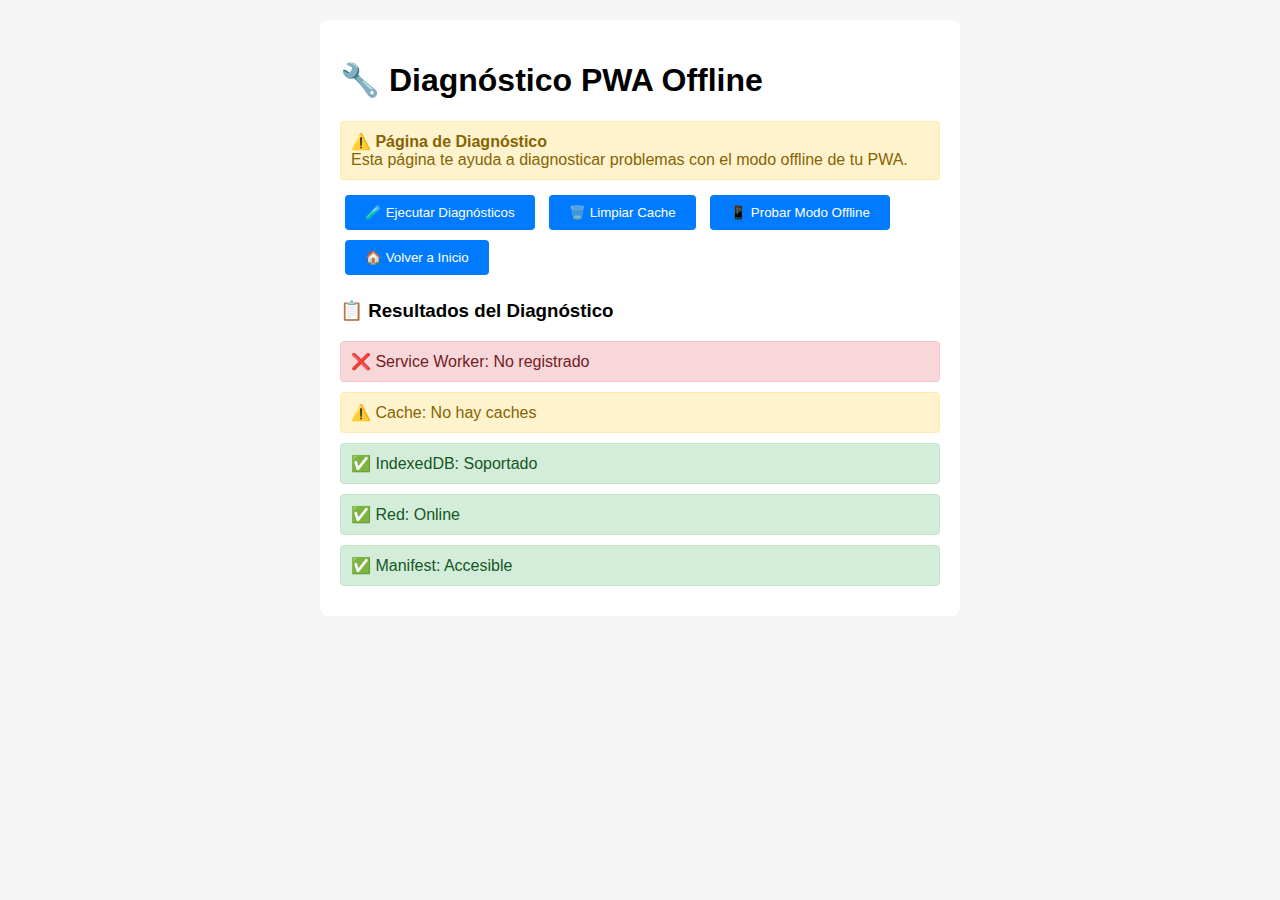
<file: diagnostico.html>
<!DOCTYPE html>
<html lang="es">
<head>
    <meta charset="UTF-8">
    <meta name="viewport" content="width=device-width, initial-scale=1.0">
    <title>Diagnóstico PWA</title>
    <style>
        body { font-family: Arial, sans-serif; margin: 20px; background: #f5f5f5; }
        .container { max-width: 600px; margin: 0 auto; background: white; padding: 20px; border-radius: 8px; }
        .status { padding: 10px; margin: 10px 0; border-radius: 4px; }
        .success { background: #d4edda; color: #155724; border: 1px solid #c3e6cb; }
        .error { background: #f8d7da; color: #721c24; border: 1px solid #f5c6cb; }
        .warning { background: #fff3cd; color: #856404; border: 1px solid #ffeaa7; }
        button { padding: 10px 20px; margin: 5px; background: #007bff; color: white; border: none; border-radius: 4px; cursor: pointer; }
        button:hover { background: #0056b3; }
        #results { margin-top: 20px; }
    </style>
</head>
<body>
    <div class="container">
        <h1>🔧 Diagnóstico PWA Offline</h1>
        
        <div class="status warning">
            <strong>⚠️ Página de Diagnóstico</strong><br>
            Esta página te ayuda a diagnosticar problemas con el modo offline de tu PWA.
        </div>

        <button onclick="runDiagnostics()">🧪 Ejecutar Diagnósticos</button>
        <button onclick="clearAllCache()">🗑️ Limpiar Cache</button>
        <button onclick="testOfflineMode()">📱 Probar Modo Offline</button>
        <button onclick="window.location.href='/'">🏠 Volver a Inicio</button>

        <div id="results"></div>
    </div>

    <script>
        async function runDiagnostics() {
            const results = document.getElementById('results');
            results.innerHTML = '<h3>🔍 Ejecutando diagnósticos...</h3>';
            
            let report = '';

            // 1. Service Worker
            if ('serviceWorker' in navigator) {
                try {
                    const registration = await navigator.serviceWorker.getRegistration();
                    if (registration) {
                        report += '<div class="status success">✅ Service Worker: Registrado y activo</div>';
                    } else {
                        report += '<div class="status error">❌ Service Worker: No registrado</div>';
                    }
                } catch (error) {
                    report += '<div class="status error">❌ Service Worker: Error - ' + error.message + '</div>';
                }
            } else {
                report += '<div class="status error">❌ Service Worker: No soportado</div>';
            }

            // 2. Cache
            if ('caches' in window) {
                try {
                    const cacheNames = await caches.keys();
                    if (cacheNames.length > 0) {
                        report += '<div class="status success">✅ Cache: ' + cacheNames.length + ' caches encontrados</div>';
                        
                        for (const cacheName of cacheNames) {
                            const cache = await caches.open(cacheName);
                            const cachedRequests = await cache.keys();
                            report += '<div class="status success">📦 Cache "' + cacheName + '": ' + cachedRequests.length + ' archivos</div>';
                        }
                    } else {
                        report += '<div class="status warning">⚠️ Cache: No hay caches</div>';
                    }
                } catch (error) {
                    report += '<div class="status error">❌ Cache: Error - ' + error.message + '</div>';
                }
            } else {
                report += '<div class="status error">❌ Cache: No soportado</div>';
            }

            // 3. IndexedDB
            if ('indexedDB' in window) {
                report += '<div class="status success">✅ IndexedDB: Soportado</div>';
            } else {
                report += '<div class="status error">❌ IndexedDB: No soportado</div>';
            }

            // 4. Estado de conexión
            report += '<div class="status ' + (navigator.onLine ? 'success' : 'warning') + '">' + 
                      (navigator.onLine ? '✅' : '📱') + ' Red: ' + 
                      (navigator.onLine ? 'Online' : 'Offline') + '</div>';

            // 5. Manifest
            try {
                const manifestResponse = await fetch('/manifest.json');
                if (manifestResponse.ok) {
                    report += '<div class="status success">✅ Manifest: Accesible</div>';
                } else {
                    report += '<div class="status error">❌ Manifest: Error ' + manifestResponse.status + '</div>';
                }
            } catch (error) {
                report += '<div class="status error">❌ Manifest: Error - ' + error.message + '</div>';
            }

            results.innerHTML = '<h3>📋 Resultados del Diagnóstico</h3>' + report;
        }

        async function clearAllCache() {
            try {
                const cacheNames = await caches.keys();
                await Promise.all(cacheNames.map(name => caches.delete(name)));
                
                // También limpiar SW
                const registrations = await navigator.serviceWorker.getRegistrations();
                for (const registration of registrations) {
                    await registration.unregister();
                }
                
                alert('✅ Cache y Service Worker limpiados. Recarga la página.');
            } catch (error) {
                alert('❌ Error limpiando cache: ' + error.message);
            }
        }

        async function testOfflineMode() {
            alert('🧪 Pasos para probar modo offline:\n\n' +
                  '1. Abre DevTools (F12)\n' +
                  '2. Ve a Network tab\n' +
                  '3. Cambia a "Offline"\n' +
                  '4. Recarga la página\n' +
                  '5. La página debería cargar desde cache');
        }

        // Auto-ejecutar diagnósticos al cargar
        window.addEventListener('load', runDiagnostics);
    </script>
</body>
</html>
</file>
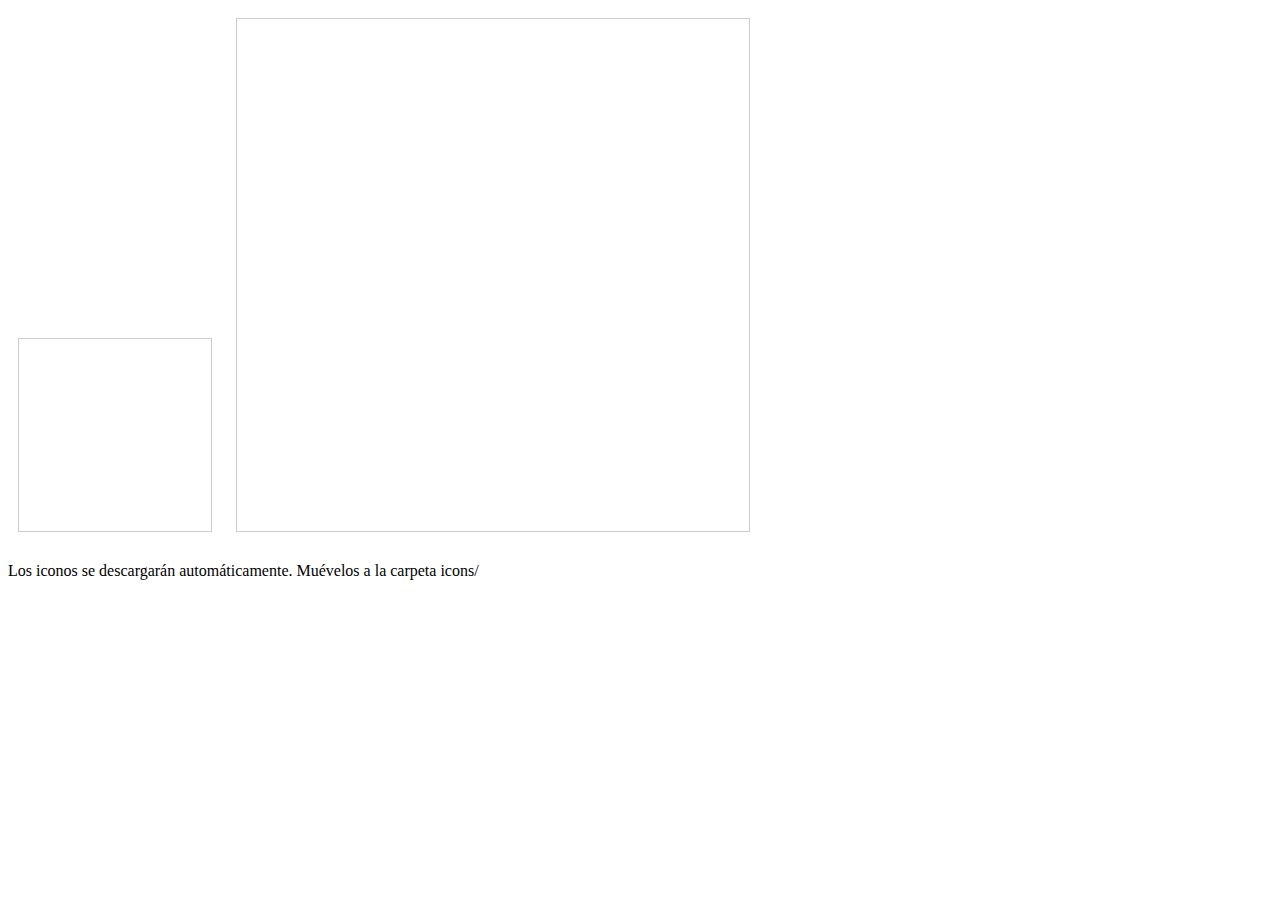
<file: icon-generator.html>
<!DOCTYPE html>
<html>
<head>
    <title>Generador de Iconos PWA</title>
</head>
<body>
    <canvas id="canvas192" width="192" height="192" style="border: 1px solid #ccc; margin: 10px;"></canvas>
    <canvas id="canvas512" width="512" height="512" style="border: 1px solid #ccc; margin: 10px;"></canvas>
    
    <script>
        // Función para crear icono
        function createIcon(canvas, size) {
            const ctx = canvas.getContext('2d');
            
            // Fondo azul
            ctx.fillStyle = '#2196F3';
            ctx.fillRect(0, 0, size, size);
            
            // Texto "MX" en blanco
            ctx.fillStyle = 'white';
            ctx.font = `bold ${size * 0.4}px Arial`;
            ctx.textAlign = 'center';
            ctx.textBaseline = 'middle';
            ctx.fillText('MX', size / 2, size / 2);
            
            // Descargar imagen
            const link = document.createElement('a');
            link.download = `icon-${size}.png`;
            link.href = canvas.toDataURL();
            link.click();
        }
        
        // Crear iconos automáticamente
        setTimeout(() => {
            createIcon(document.getElementById('canvas192'), 192);
            setTimeout(() => {
                createIcon(document.getElementById('canvas512'), 512);
            }, 1000);
        }, 1000);
    </script>
    
    <p>Los iconos se descargarán automáticamente. Muévelos a la carpeta icons/</p>
</body>
</html>
</file>
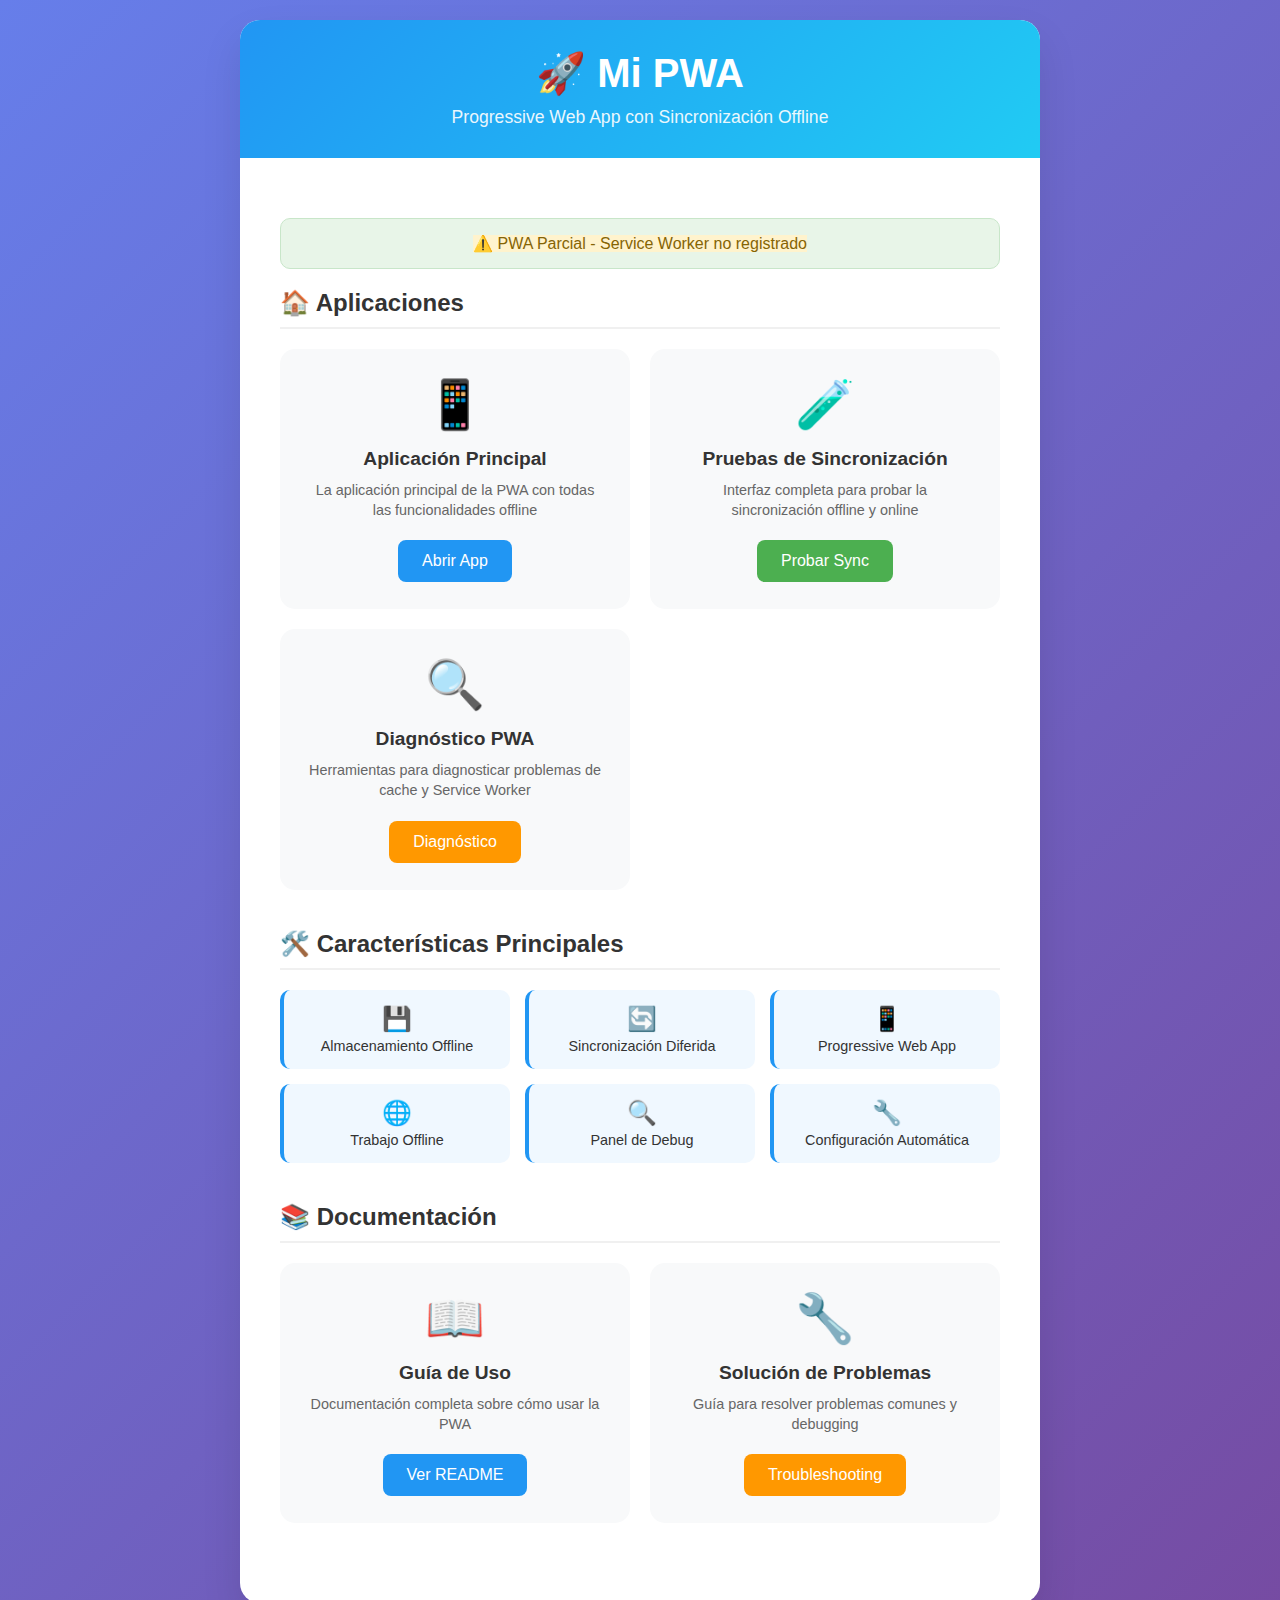
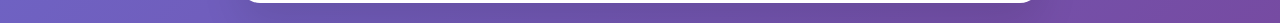
<file: panel.html>
<!DOCTYPE html>
<html lang="es">
<head>
    <meta charset="UTF-8">
    <meta name="viewport" content="width=device-width, initial-scale=1.0">
    <title>Panel de Control - Mi PWA</title>
    <style>
        * {
            margin: 0;
            padding: 0;
            box-sizing: border-box;
        }
        
        body {
            font-family: -apple-system, BlinkMacSystemFont, 'Segoe UI', 'Roboto', sans-serif;
            background: linear-gradient(135deg, #667eea 0%, #764ba2 100%);
            min-height: 100vh;
            display: flex;
            justify-content: center;
            align-items: center;
            padding: 20px;
        }
        
        .container {
            background: white;
            border-radius: 20px;
            box-shadow: 0 20px 40px rgba(0,0,0,0.1);
            max-width: 800px;
            width: 100%;
            overflow: hidden;
        }
        
        .header {
            background: linear-gradient(135deg, #2196F3 0%, #21CBF3 100%);
            color: white;
            padding: 30px;
            text-align: center;
        }
        
        .header h1 {
            font-size: 2.5rem;
            margin-bottom: 10px;
        }
        
        .header p {
            font-size: 1.1rem;
            opacity: 0.9;
        }
        
        .content {
            padding: 40px;
        }
        
        .section {
            margin-bottom: 40px;
        }
        
        .section h2 {
            color: #333;
            margin-bottom: 20px;
            font-size: 1.5rem;
            border-bottom: 2px solid #f0f0f0;
            padding-bottom: 10px;
        }
        
        .cards {
            display: grid;
            grid-template-columns: repeat(auto-fit, minmax(250px, 1fr));
            gap: 20px;
        }
        
        .card {
            background: #f8f9fa;
            border-radius: 15px;
            padding: 25px;
            text-align: center;
            transition: transform 0.3s ease, box-shadow 0.3s ease;
            border: 2px solid transparent;
        }
        
        .card:hover {
            transform: translateY(-5px);
            box-shadow: 0 10px 30px rgba(0,0,0,0.1);
            border-color: #2196F3;
        }
        
        .card-icon {
            font-size: 3rem;
            margin-bottom: 15px;
        }
        
        .card-title {
            font-size: 1.2rem;
            font-weight: 600;
            color: #333;
            margin-bottom: 10px;
        }
        
        .card-description {
            color: #666;
            font-size: 0.9rem;
            line-height: 1.4;
            margin-bottom: 20px;
        }
        
        .btn {
            background: #2196F3;
            color: white;
            padding: 12px 24px;
            border: none;
            border-radius: 8px;
            font-size: 1rem;
            cursor: pointer;
            transition: background 0.3s ease;
            text-decoration: none;
            display: inline-block;
        }
        
        .btn:hover {
            background: #1976D2;
        }
        
        .btn-success {
            background: #4CAF50;
        }
        
        .btn-success:hover {
            background: #45a049;
        }
        
        .btn-warning {
            background: #FF9800;
        }
        
        .btn-warning:hover {
            background: #e68900;
        }
        
        .status-bar {
            background: #e8f5e8;
            border: 1px solid #c8e6c9;
            border-radius: 10px;
            padding: 15px;
            margin: 20px 0;
            text-align: center;
            font-weight: 500;
            color: #2e7d32;
        }
        
        .features {
            display: grid;
            grid-template-columns: repeat(auto-fit, minmax(200px, 1fr));
            gap: 15px;
            margin-top: 20px;
        }
        
        .feature {
            background: #f0f8ff;
            padding: 15px;
            border-radius: 10px;
            text-align: center;
            border-left: 4px solid #2196F3;
        }
        
        .feature-icon {
            font-size: 1.5rem;
            margin-bottom: 5px;
        }
        
        .feature-text {
            font-size: 0.9rem;
            color: #333;
        }
        
        @media (max-width: 768px) {
            .header h1 {
                font-size: 2rem;
            }
            
            .content {
                padding: 20px;
            }
            
            .cards {
                grid-template-columns: 1fr;
            }
        }
    </style>
</head>
<body>
    <div class="container">
        <div class="header">
            <h1>🚀 Mi PWA</h1>
            <p>Progressive Web App con Sincronización Offline</p>
        </div>
        
        <div class="content">
            <div class="status-bar">
                <span id="pwa-status">✅ PWA Lista para usar</span>
            </div>
            
            <div class="section">
                <h2>🏠 Aplicaciones</h2>
                <div class="cards">
                    <div class="card">
                        <div class="card-icon">📱</div>
                        <div class="card-title">Aplicación Principal</div>
                        <div class="card-description">
                            La aplicación principal de la PWA con todas las funcionalidades offline
                        </div>
                        <a href="index.html" class="btn">Abrir App</a>
                    </div>
                    
                    <div class="card">
                        <div class="card-icon">🧪</div>
                        <div class="card-title">Pruebas de Sincronización</div>
                        <div class="card-description">
                            Interfaz completa para probar la sincronización offline y online
                        </div>
                        <a href="test-sync.html" class="btn btn-success">Probar Sync</a>
                    </div>
                    
                    <div class="card">
                        <div class="card-icon">🔍</div>
                        <div class="card-title">Diagnóstico PWA</div>
                        <div class="card-description">
                            Herramientas para diagnosticar problemas de cache y Service Worker
                        </div>
                        <a href="diagnostico.html" class="btn btn-warning">Diagnóstico</a>
                    </div>
                </div>
            </div>
            
            <div class="section">
                <h2>🛠️ Características Principales</h2>
                <div class="features">
                    <div class="feature">
                        <div class="feature-icon">💾</div>
                        <div class="feature-text">Almacenamiento Offline</div>
                    </div>
                    <div class="feature">
                        <div class="feature-icon">🔄</div>
                        <div class="feature-text">Sincronización Diferida</div>
                    </div>
                    <div class="feature">
                        <div class="feature-icon">📱</div>
                        <div class="feature-text">Progressive Web App</div>
                    </div>
                    <div class="feature">
                        <div class="feature-icon">🌐</div>
                        <div class="feature-text">Trabajo Offline</div>
                    </div>
                    <div class="feature">
                        <div class="feature-icon">🔍</div>
                        <div class="feature-text">Panel de Debug</div>
                    </div>
                    <div class="feature">
                        <div class="feature-icon">🔧</div>
                        <div class="feature-text">Configuración Automática</div>
                    </div>
                </div>
            </div>
            
            <div class="section">
                <h2>📚 Documentación</h2>
                <div class="cards">
                    <div class="card">
                        <div class="card-icon">📖</div>
                        <div class="card-title">Guía de Uso</div>
                        <div class="card-description">
                            Documentación completa sobre cómo usar la PWA
                        </div>
                        <a href="README.md" class="btn">Ver README</a>
                    </div>
                    
                    <div class="card">
                        <div class="card-icon">🔧</div>
                        <div class="card-title">Solución de Problemas</div>
                        <div class="card-description">
                            Guía para resolver problemas comunes y debugging
                        </div>
                        <a href="TROUBLESHOOTING.md" class="btn btn-warning">Troubleshooting</a>
                    </div>
                </div>
            </div>
        </div>
    </div>
    
    <script>
        // Verificar estado de la PWA
        function checkPWAStatus() {
            const statusElement = document.getElementById('pwa-status');
            
            // Verificar Service Worker
            if ('serviceWorker' in navigator) {
                navigator.serviceWorker.getRegistration().then(registration => {
                    if (registration) {
                        statusElement.textContent = '✅ PWA Lista - Service Worker activo';
                        statusElement.style.background = '#e8f5e8';
                        statusElement.style.color = '#2e7d32';
                    } else {
                        statusElement.textContent = '⚠️ PWA Parcial - Service Worker no registrado';
                        statusElement.style.background = '#fff3cd';
                        statusElement.style.color = '#856404';
                    }
                });
            } else {
                statusElement.textContent = '❌ PWA No Soportada en este navegador';
                statusElement.style.background = '#f8d7da';
                statusElement.style.color = '#721c24';
            }
        }
        
        // Verificar estado al cargar
        document.addEventListener('DOMContentLoaded', checkPWAStatus);
        
        // Agregar funcionalidad de instalación si es compatible
        let deferredPrompt;
        
        window.addEventListener('beforeinstallprompt', (e) => {
            e.preventDefault();
            deferredPrompt = e;
            
            // Mostrar botón de instalación
            const installBtn = document.createElement('button');
            installBtn.textContent = '📲 Instalar PWA';
            installBtn.className = 'btn btn-success';
            installBtn.style.marginTop = '10px';
            
            installBtn.addEventListener('click', () => {
                deferredPrompt.prompt();
                deferredPrompt.userChoice.then((choiceResult) => {
                    if (choiceResult.outcome === 'accepted') {
                        console.log('PWA instalada');
                    }
                    deferredPrompt = null;
                });
            });
            
            document.querySelector('.status-bar').appendChild(installBtn);
        });
    </script>
</body>
</html>
</file>
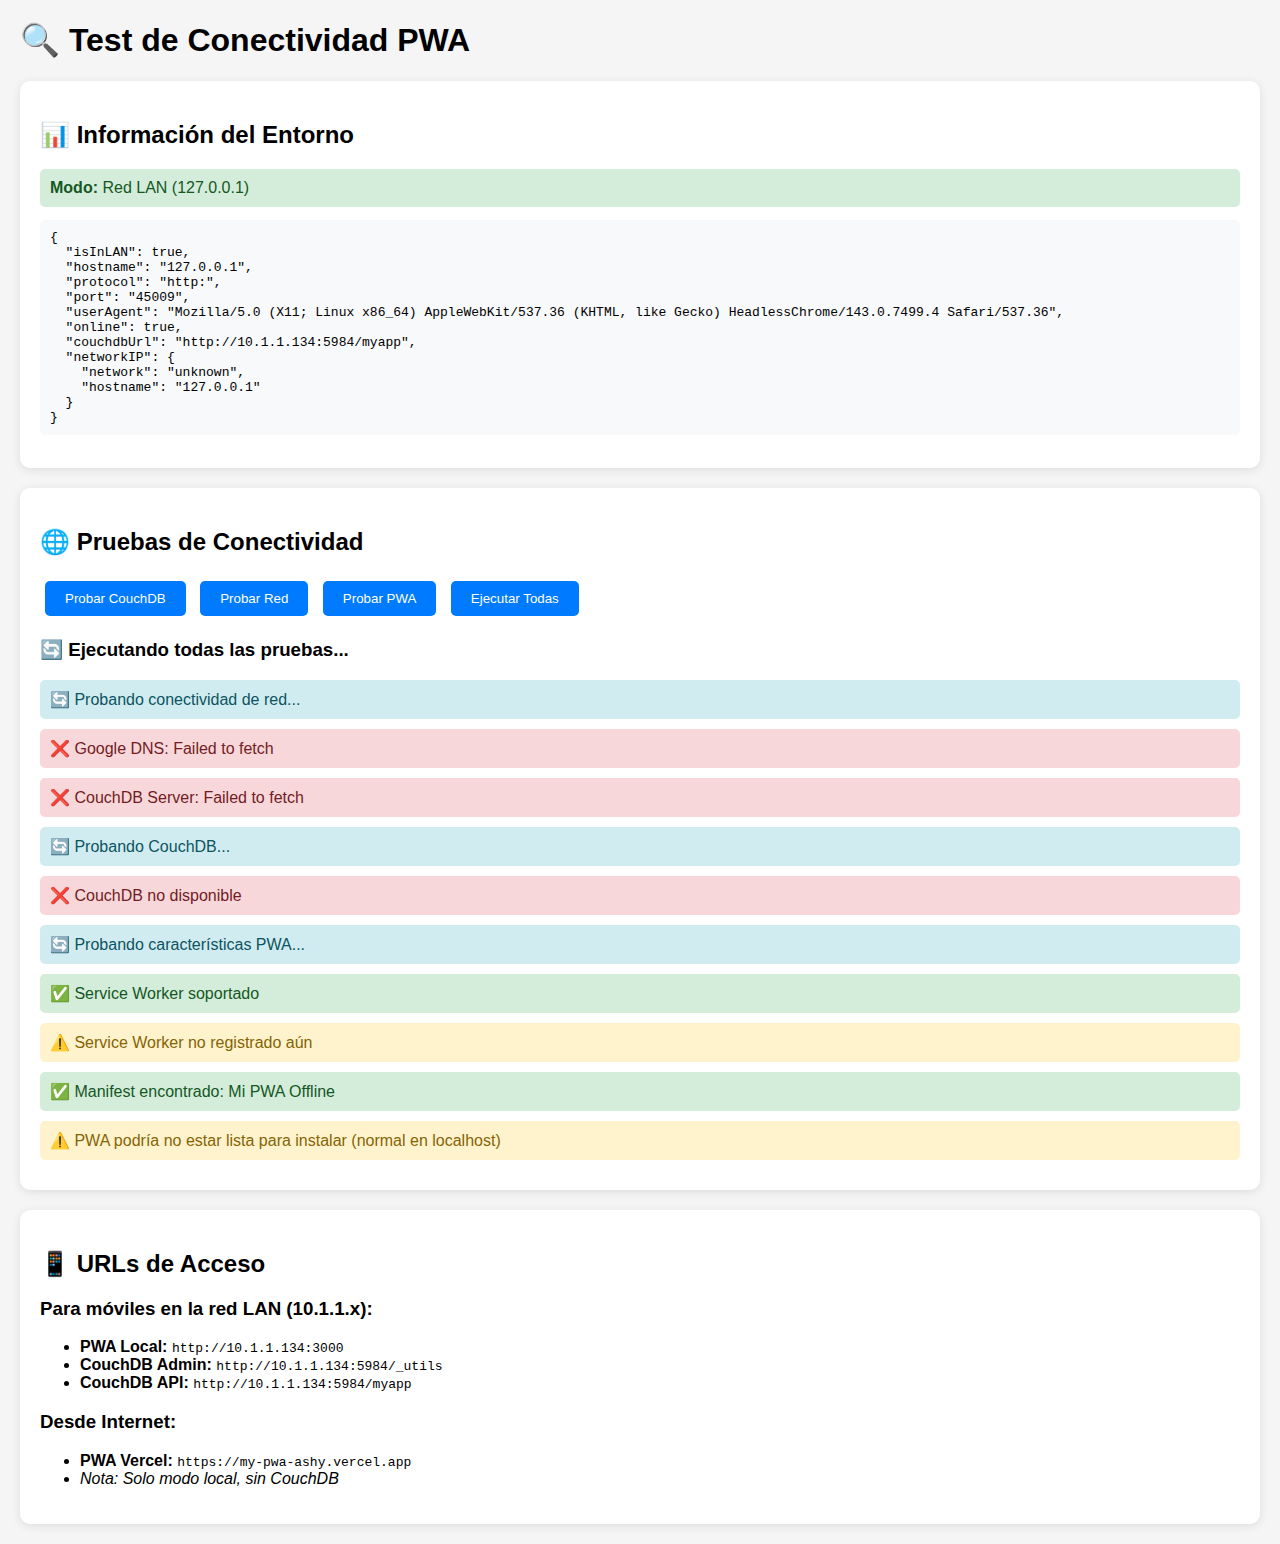
<file: test-conectividad.html>
<!DOCTYPE html>
<html lang="es">
<head>
    <meta charset="UTF-8">
    <meta name="viewport" content="width=device-width, initial-scale=1.0">
    <title>Test de Conectividad - PWA</title>
    <link rel="manifest" href="manifest.json">
    <style>
        body {
            font-family: Arial, sans-serif;
            margin: 20px;
            background: #f5f5f5;
        }
        .test-container {
            background: white;
            padding: 20px;
            border-radius: 10px;
            margin-bottom: 20px;
            box-shadow: 0 2px 10px rgba(0,0,0,0.1);
        }
        .status {
            padding: 10px;
            border-radius: 5px;
            margin: 10px 0;
        }
        .success { background: #d4edda; color: #155724; }
        .error { background: #f8d7da; color: #721c24; }
        .warning { background: #fff3cd; color: #856404; }
        .info { background: #d1ecf1; color: #0c5460; }
        button {
            background: #007bff;
            color: white;
            border: none;
            padding: 10px 20px;
            border-radius: 5px;
            cursor: pointer;
            margin: 5px;
        }
        button:hover { background: #0056b3; }
        pre {
            background: #f8f9fa;
            padding: 10px;
            border-radius: 5px;
            overflow-x: auto;
        }
    </style>
</head>
<body>
    <h1>🔍 Test de Conectividad PWA</h1>
    
    <div class="test-container">
        <h2>📊 Información del Entorno</h2>
        <div id="env-info"></div>
    </div>
    
    <div class="test-container">
        <h2>🌐 Pruebas de Conectividad</h2>
        <button onclick="testCouchDB()">Probar CouchDB</button>
        <button onclick="testNetwork()">Probar Red</button>
        <button onclick="testPWA()">Probar PWA</button>
        <button onclick="runAllTests()">Ejecutar Todas</button>
        <div id="test-results"></div>
    </div>
    
    <div class="test-container">
        <h2>📱 URLs de Acceso</h2>
        <div id="urls-info">
            <h3>Para móviles en la red LAN (10.1.1.x):</h3>
            <ul>
                <li><strong>PWA Local:</strong> <code>http://10.1.1.134:3000</code></li>
                <li><strong>CouchDB Admin:</strong> <code>http://10.1.1.134:5984/_utils</code></li>
                <li><strong>CouchDB API:</strong> <code>http://10.1.1.134:5984/myapp</code></li>
            </ul>
            <h3>Desde Internet:</h3>
            <ul>
                <li><strong>PWA Vercel:</strong> <code>https://my-pwa-ashy.vercel.app</code></li>
                <li><em>Nota: Solo modo local, sin CouchDB</em></li>
            </ul>
        </div>
    </div>

    <script src="js/config.js"></script>
    <script>
        // Mostrar información del entorno
        function showEnvironmentInfo() {
            const info = CONFIG.getEnvironmentInfo();
            const envDiv = document.getElementById('env-info');
            
            envDiv.innerHTML = `
                <div class="status ${info.isInLAN ? 'success' : 'warning'}">
                    <strong>Modo:</strong> ${info.isInLAN ? 'Red LAN' : 'Internet'} 
                    (${info.hostname})
                </div>
                <pre>${JSON.stringify(info, null, 2)}</pre>
            `;
        }

        // Probar CouchDB
        async function testCouchDB() {
            const results = document.getElementById('test-results');
            results.innerHTML += '<div class="status info">🔄 Probando CouchDB...</div>';
            
            try {
                const available = await CONFIG.isCouchDBAvailable();
                const status = available ? 'success' : 'error';
                const message = available ? '✅ CouchDB disponible' : '❌ CouchDB no disponible';
                
                results.innerHTML += `<div class="status ${status}">${message}</div>`;
                
                if (available) {
                    // Probar acceso a la base de datos
                    const dbUrl = CONFIG.getCouchDBUrl();
                    try {
                        const response = await fetch(dbUrl);
                        if (response.ok) {
                            const dbInfo = await response.json();
                            results.innerHTML += `<div class="status success">✅ Base de datos "myapp" accesible - ${dbInfo.doc_count} documentos</div>`;
                        } else if (response.status === 404) {
                            results.innerHTML += `
                                <div class="status error">❌ Base de datos "myapp" no existe</div>
                                <div class="status info">📝 <strong>Solución:</strong> Ve a <a href="http://10.1.1.134:5984/_utils" target="_blank">CouchDB Admin</a> y crea la base de datos "myapp"</div>
                            `;
                        } else {
                            results.innerHTML += `<div class="status error">❌ Error accediendo a BD: ${response.status}</div>`;
                        }
                    } catch (dbError) {
                        results.innerHTML += `<div class="status error">❌ Error conectando a BD: ${dbError.message}</div>`;
                    }
                    
                    // Probar credenciales
                    try {
                        const authResponse = await fetch('http://10.1.1.134:5984/_session', {
                            method: 'POST',
                            headers: {
                                'Content-Type': 'application/json'
                            },
                            body: JSON.stringify({
                                name: CONFIG.couchdb.credentials.username,
                                password: CONFIG.couchdb.credentials.password
                            })
                        });
                        
                        if (authResponse.ok) {
                            results.innerHTML += '<div class="status success">✅ Credenciales de CouchDB válidas</div>';
                        } else {
                            results.innerHTML += '<div class="status error">❌ Credenciales de CouchDB inválidas</div>';
                        }
                    } catch (authError) {
                        results.innerHTML += '<div class="status warning">⚠️ No se pudieron verificar credenciales</div>';
                    }
                }
            } catch (error) {
                results.innerHTML += `<div class="status error">❌ Error: ${error.message}</div>`;
            }
        }

        // Probar red
        async function testNetwork() {
            const results = document.getElementById('test-results');
            results.innerHTML += '<div class="status info">🔄 Probando conectividad de red...</div>';
            
            const tests = [
                { name: 'Google DNS', url: 'https://8.8.8.8', timeout: 3000 },
                { name: 'CouchDB Server', url: `http://10.1.1.134:5984`, timeout: 5000 }
            ];
            
            for (const test of tests) {
                try {
                    const controller = new AbortController();
                    const timeoutId = setTimeout(() => controller.abort(), test.timeout);
                    
                    const response = await fetch(test.url, { 
                        signal: controller.signal,
                        mode: 'no-cors'
                    });
                    
                    clearTimeout(timeoutId);
                    results.innerHTML += `<div class="status success">✅ ${test.name}: Conectado</div>`;
                } catch (error) {
                    results.innerHTML += `<div class="status error">❌ ${test.name}: ${error.message}</div>`;
                }
            }
        }

        // Probar PWA
        async function testPWA() {
            const results = document.getElementById('test-results');
            results.innerHTML += '<div class="status info">🔄 Probando características PWA...</div>';
            
            // Service Worker
            if ('serviceWorker' in navigator) {
                results.innerHTML += '<div class="status success">✅ Service Worker soportado</div>';
                
                // Verificar si está registrado
                try {
                    const registration = await navigator.serviceWorker.getRegistration();
                    if (registration) {
                        results.innerHTML += '<div class="status success">✅ Service Worker registrado</div>';
                    } else {
                        results.innerHTML += '<div class="status warning">⚠️ Service Worker no registrado aún</div>';
                    }
                } catch (error) {
                    results.innerHTML += '<div class="status error">❌ Error verificando SW: ' + error.message + '</div>';
                }
            } else {
                results.innerHTML += '<div class="status error">❌ Service Worker no soportado</div>';
            }
            
            // Manifest
            try {
                const response = await fetch('manifest.json');
                if (response.ok) {
                    const manifest = await response.json();
                    results.innerHTML += '<div class="status success">✅ Manifest encontrado: ' + manifest.name + '</div>';
                } else {
                    results.innerHTML += '<div class="status error">❌ Error cargando manifest: ' + response.status + '</div>';
                }
            } catch (error) {
                results.innerHTML += '<div class="status error">❌ Manifest no accesible: ' + error.message + '</div>';
            }
            
            // Instalabilidad
            if (window.beforeinstallprompt || window.navigator.standalone) {
                results.innerHTML += '<div class="status success">✅ PWA instalable</div>';
            } else {
                results.innerHTML += '<div class="status warning">⚠️ PWA podría no estar lista para instalar (normal en localhost)</div>';
            }
        }

        // Ejecutar todas las pruebas
        async function runAllTests() {
            document.getElementById('test-results').innerHTML = '<h3>🔄 Ejecutando todas las pruebas...</h3>';
            await testNetwork();
            await testCouchDB();
            await testPWA();
        }

        // Inicializar
        document.addEventListener('DOMContentLoaded', async () => {
            showEnvironmentInfo();
            // Ejecutar tests automáticamente
            await runAllTests();
        });
    </script>
</body>
</html>
</file>
